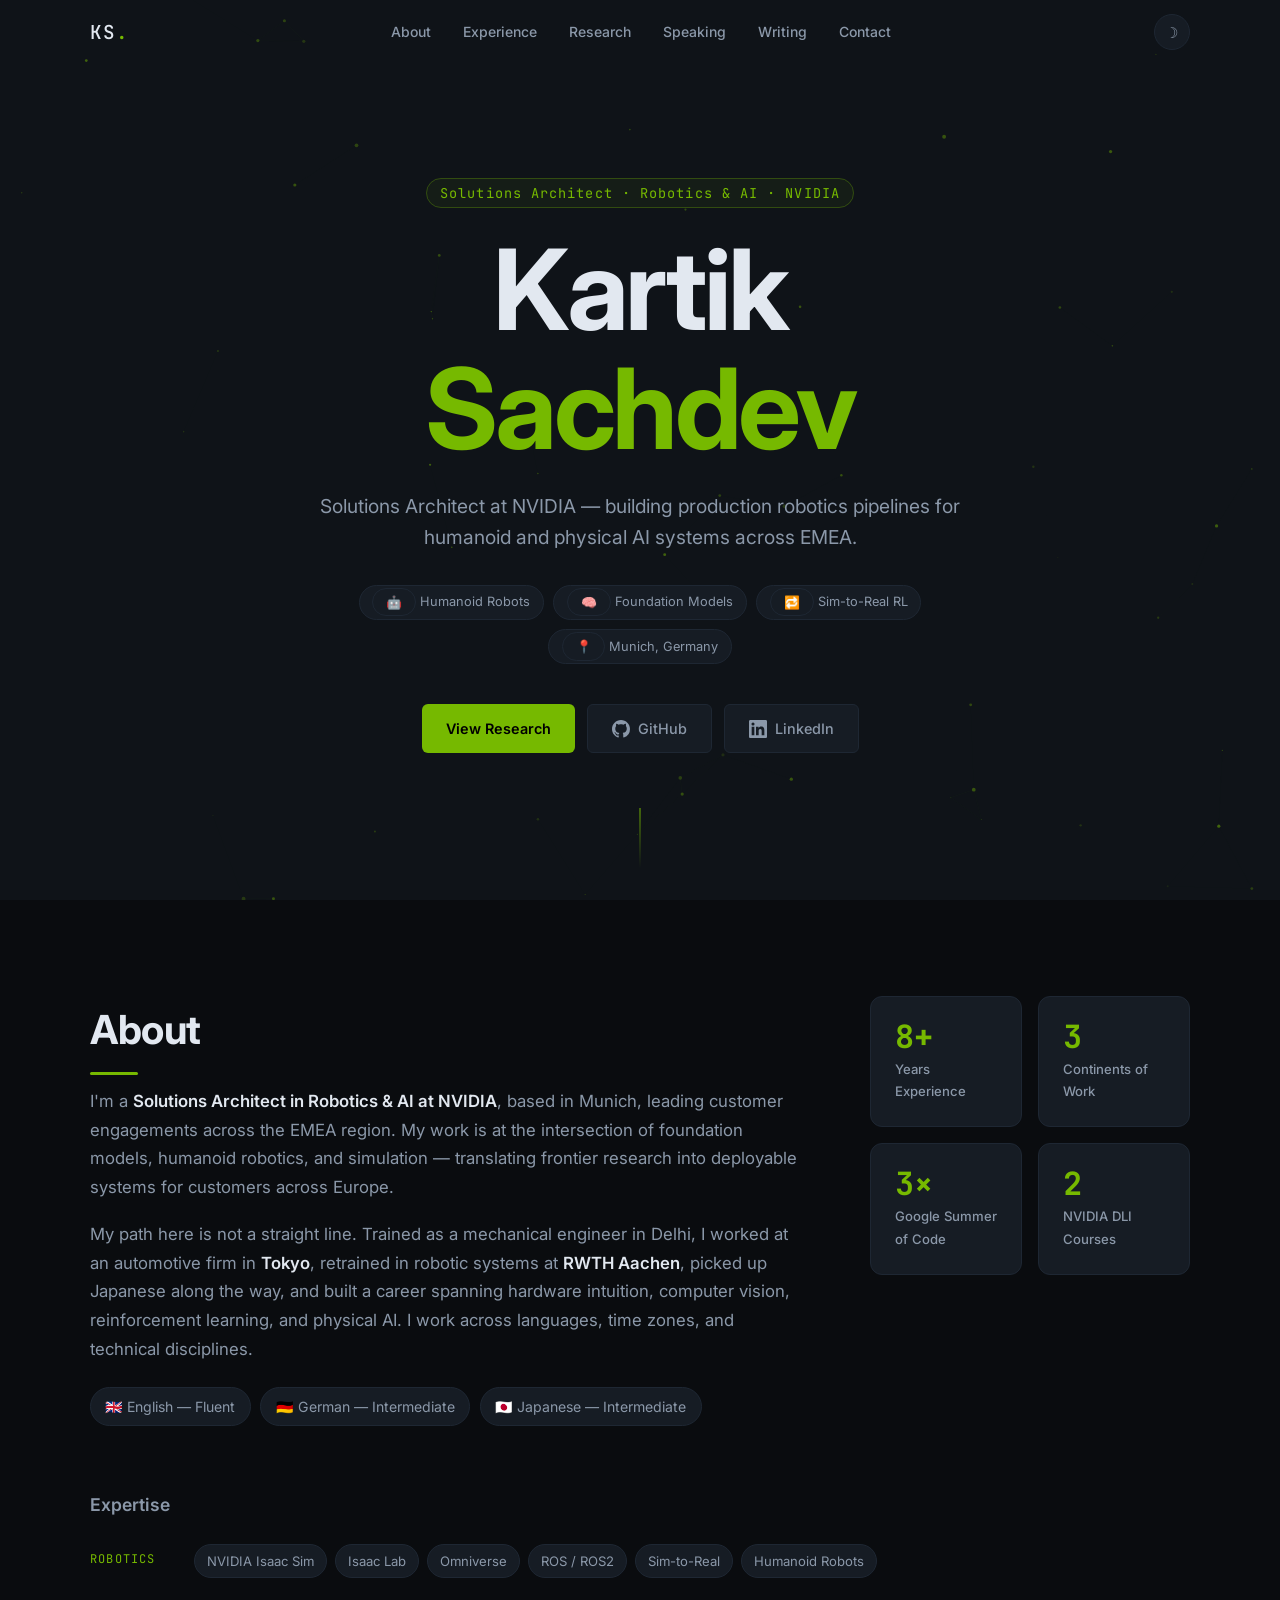
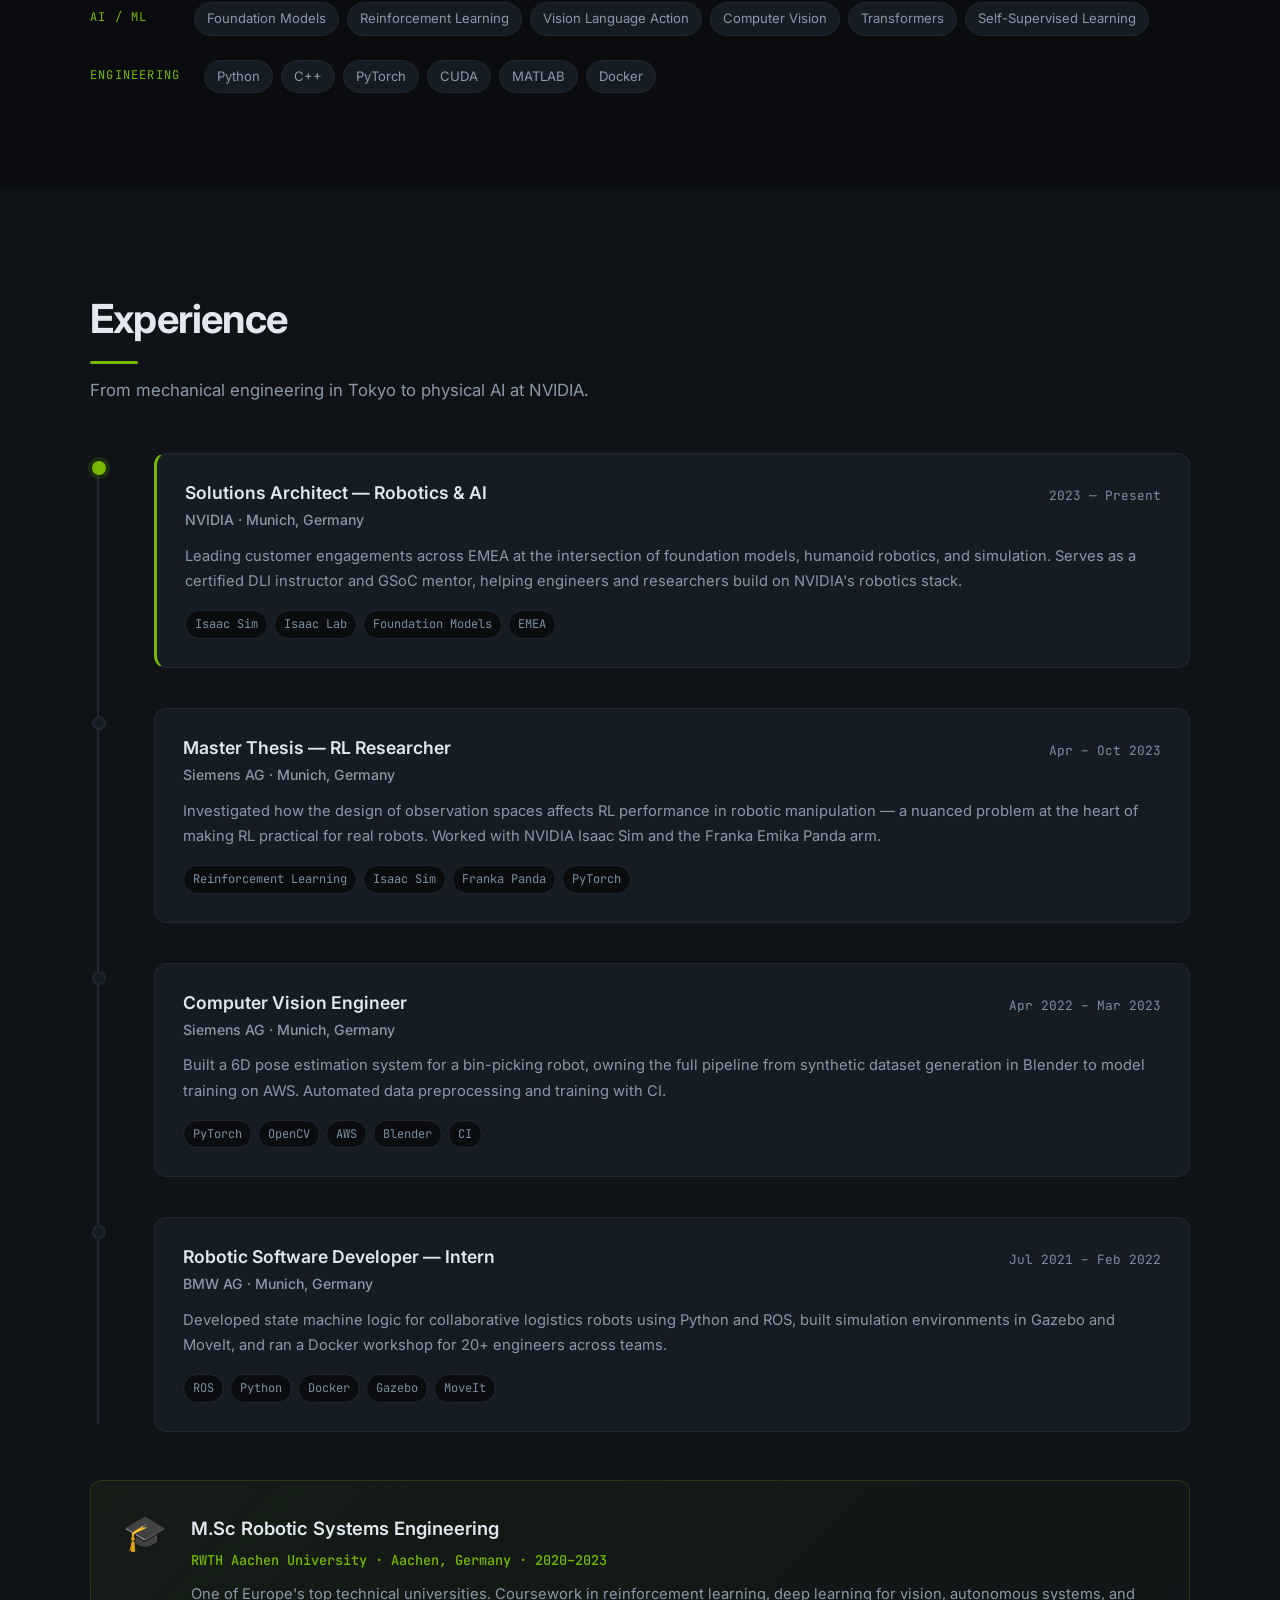
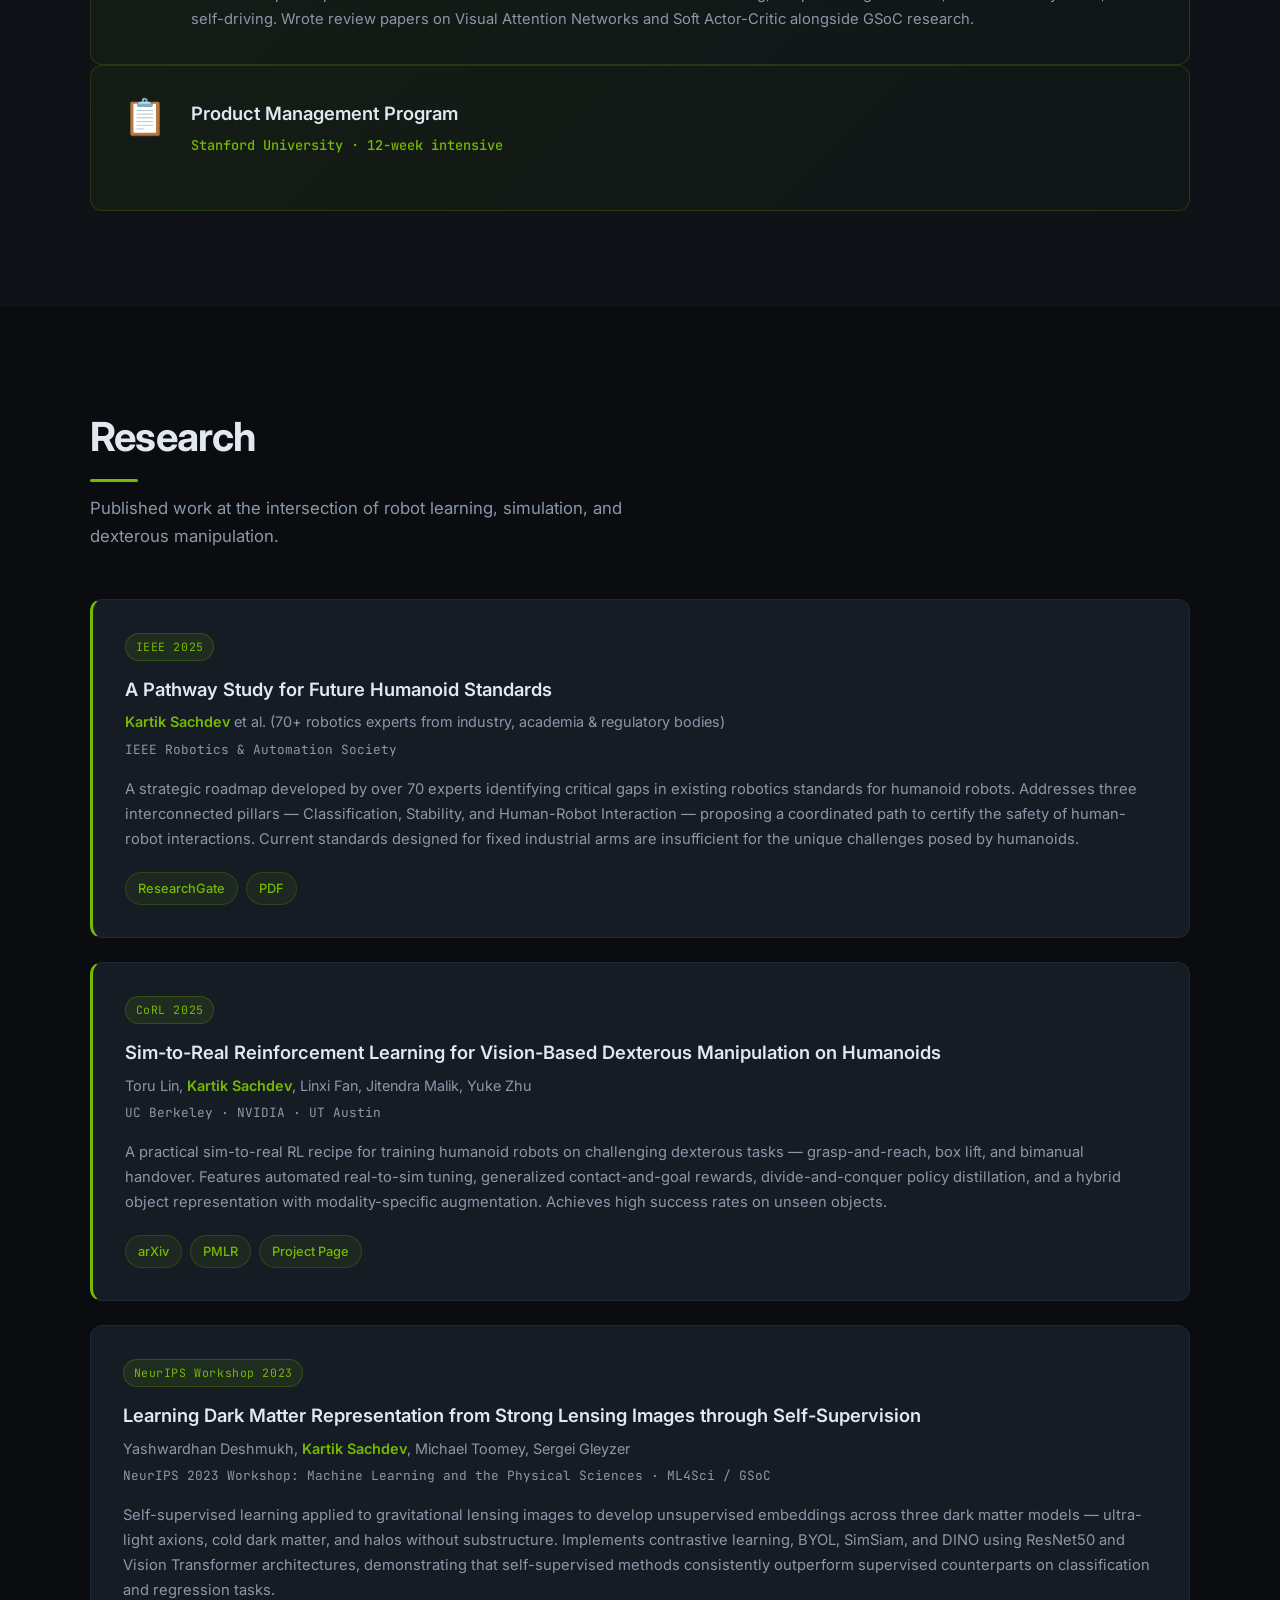
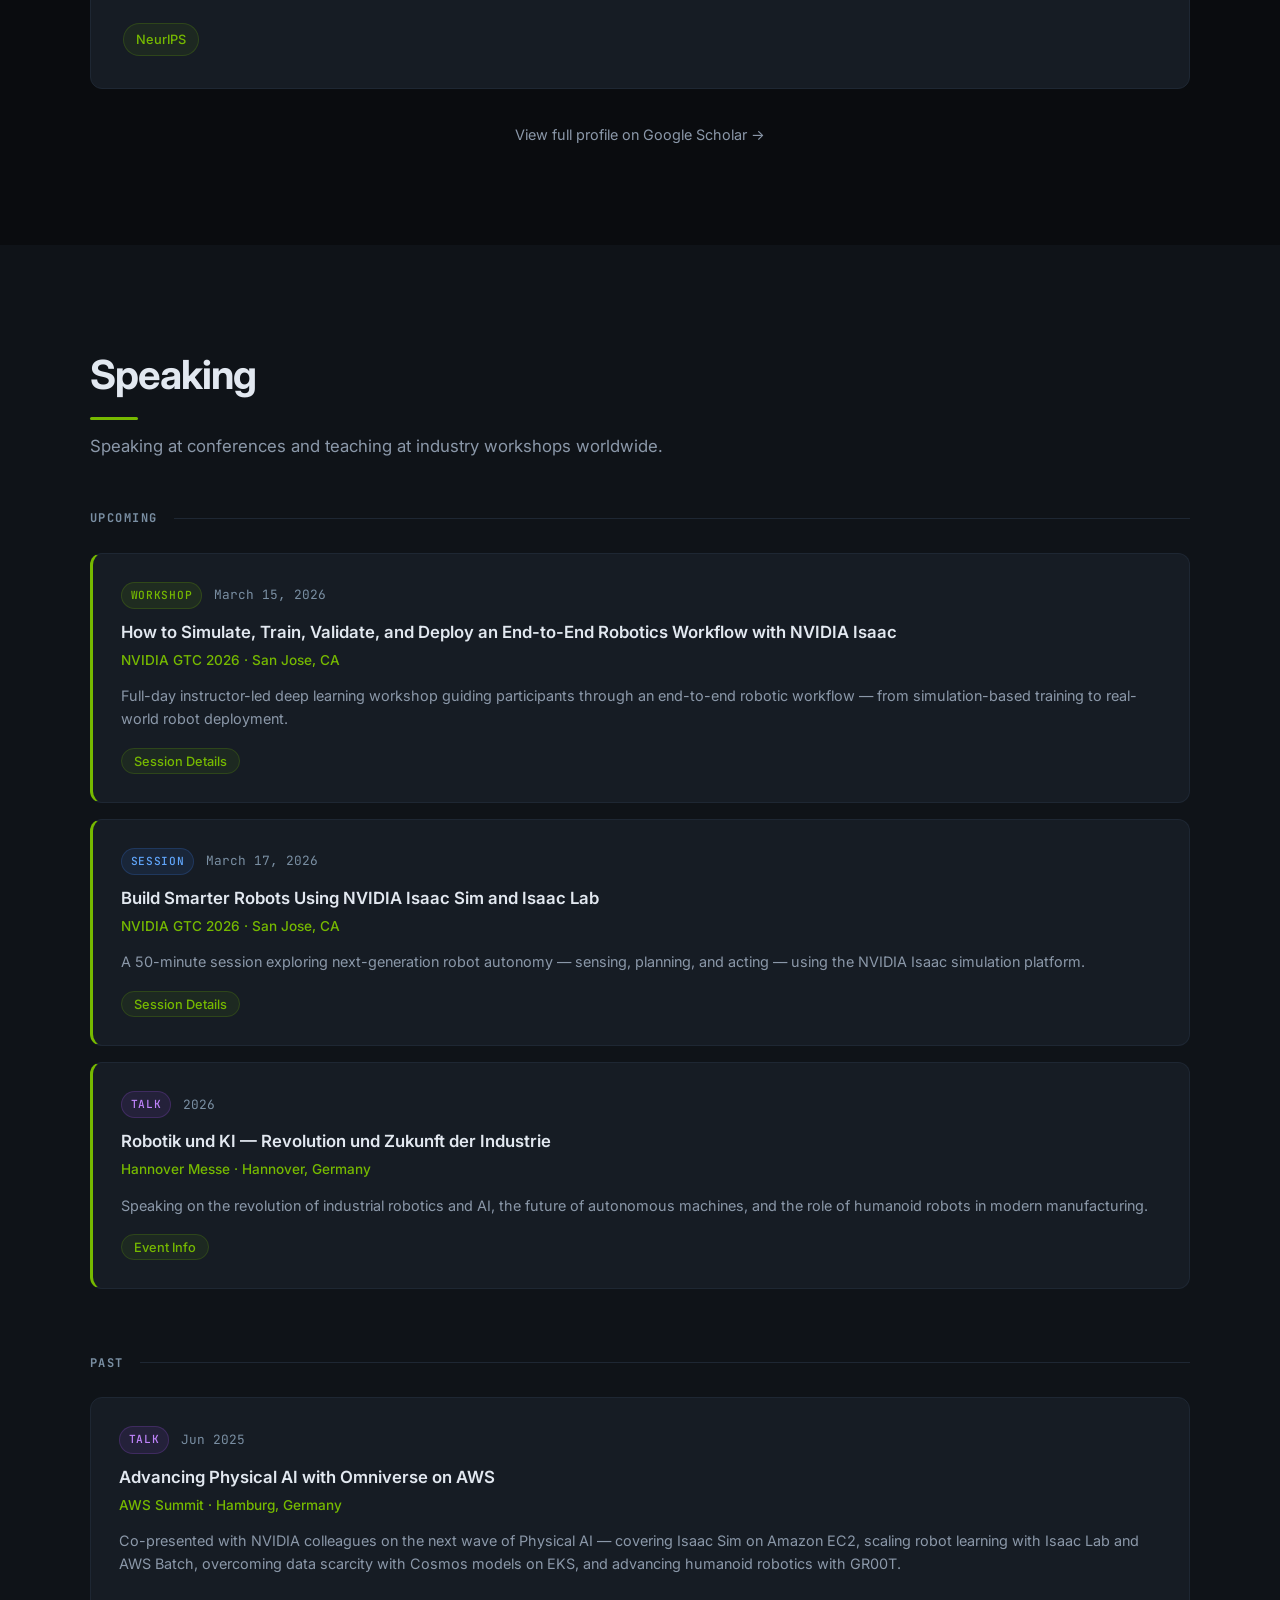
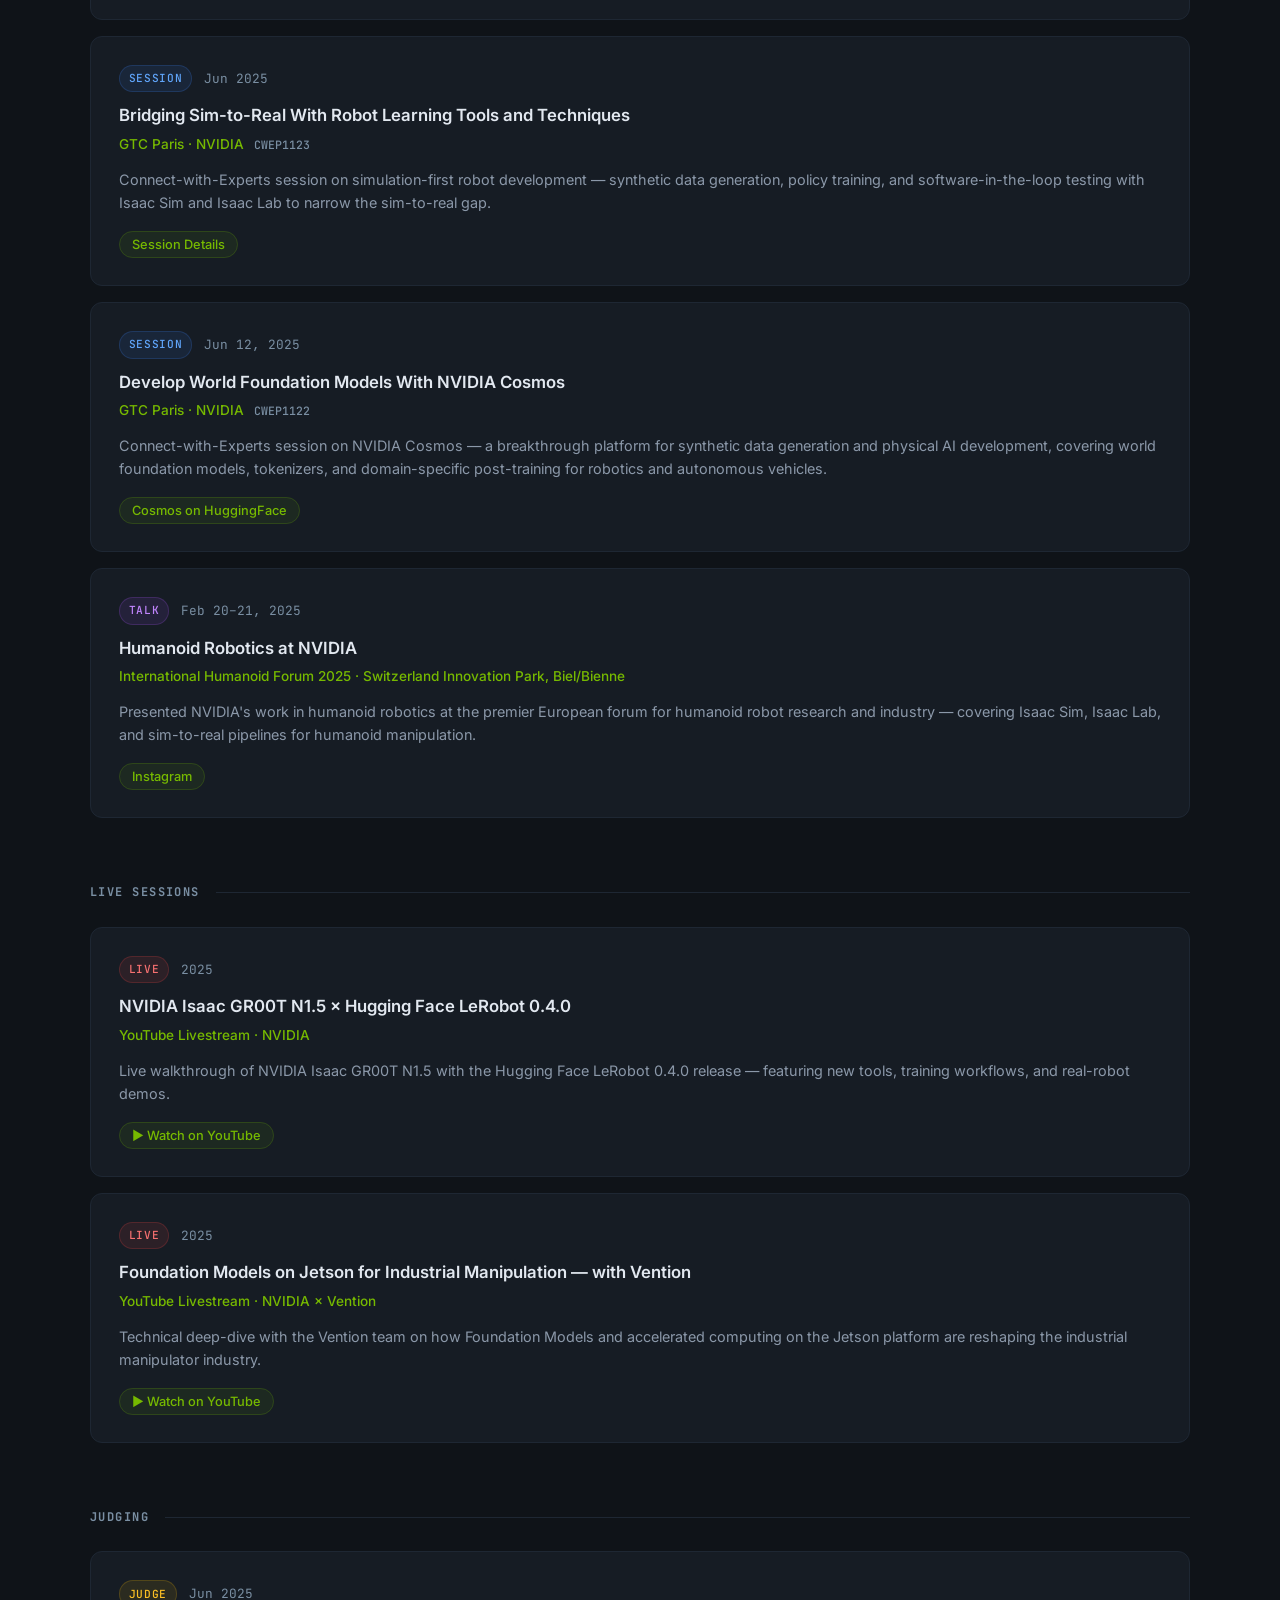
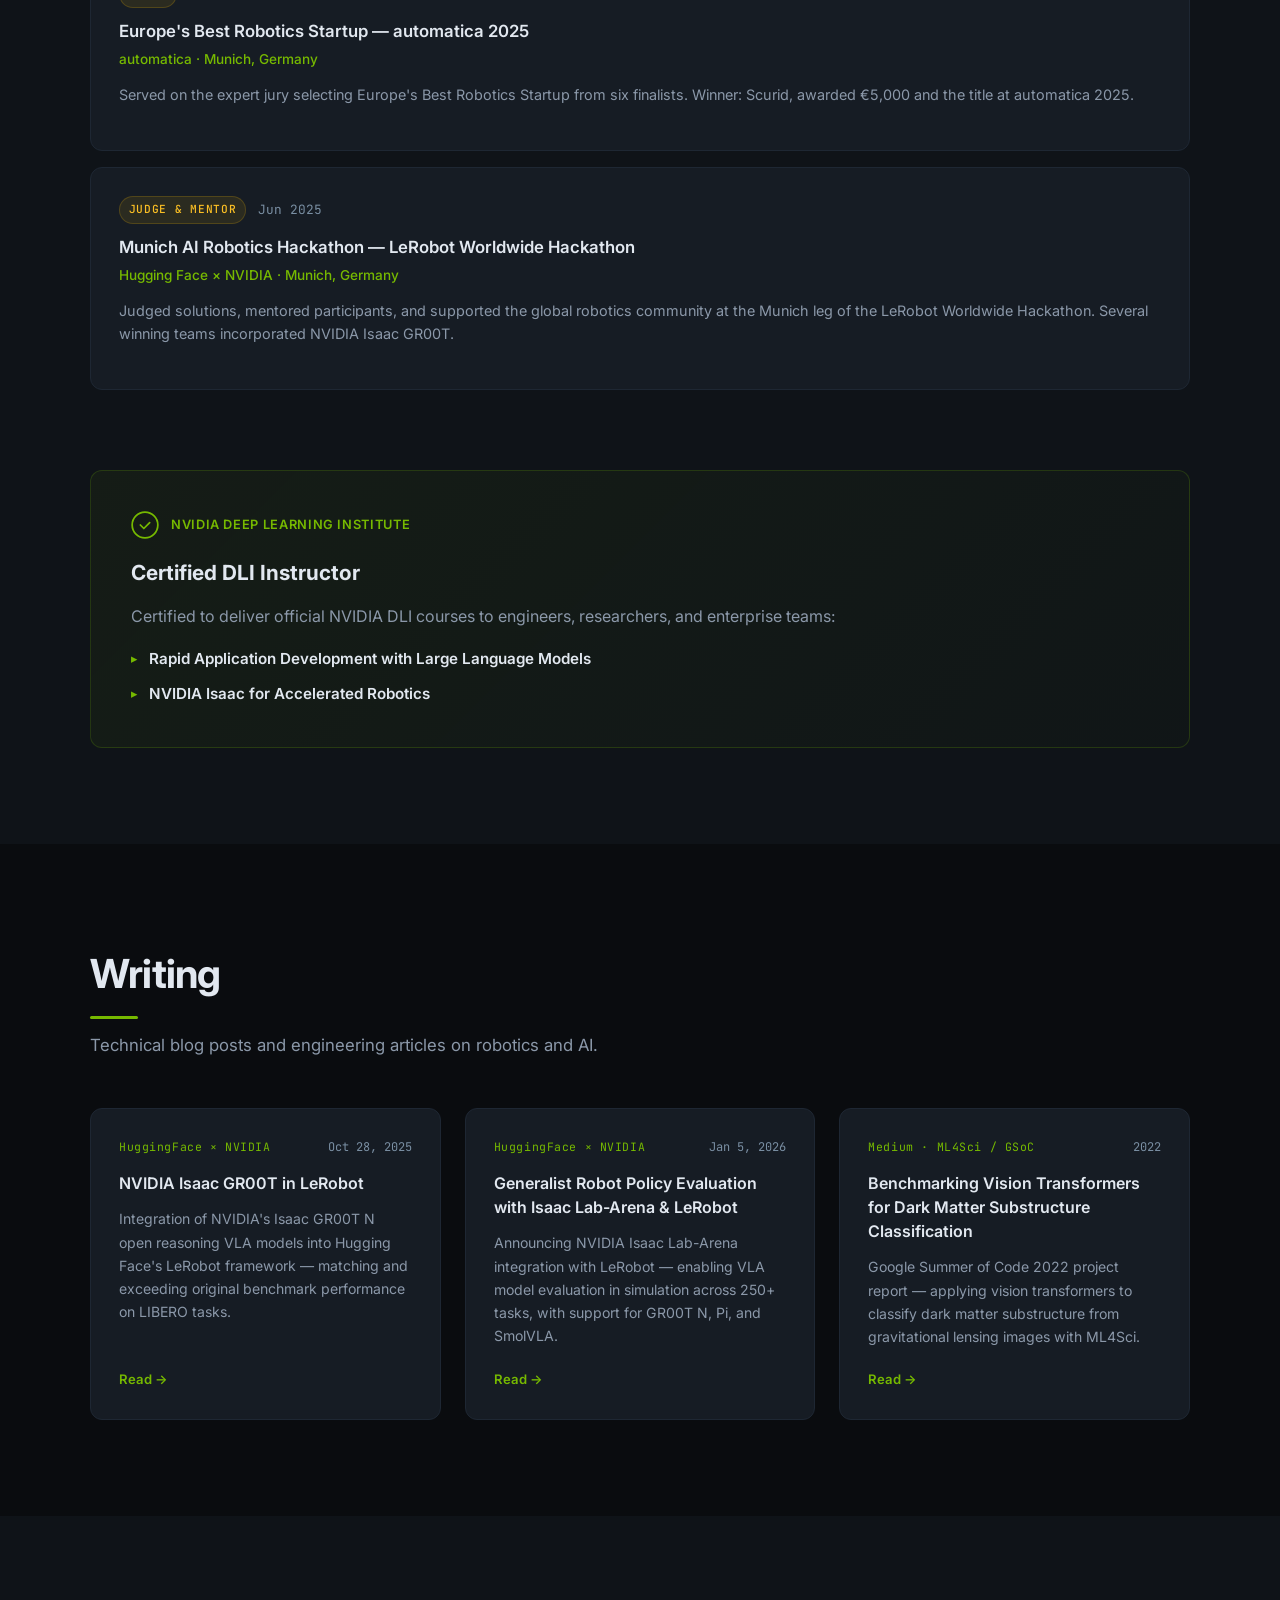
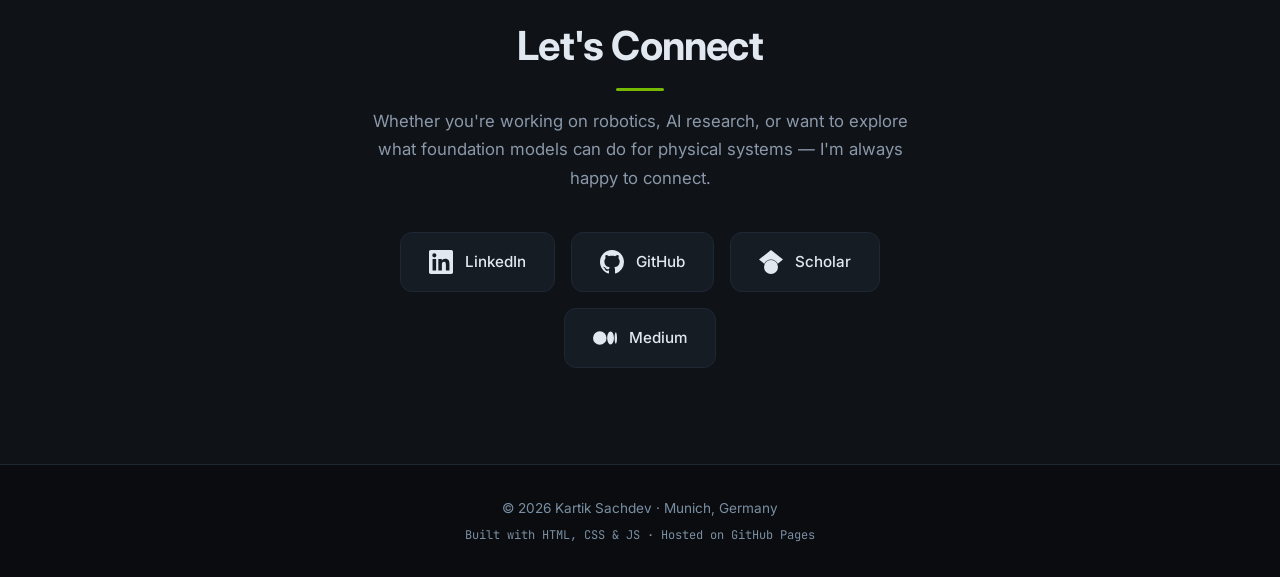
<file: index.html>
<!DOCTYPE html>
<html lang="en">
<head>
  <meta charset="UTF-8" />
  <meta name="viewport" content="width=device-width, initial-scale=1.0" />
  <title>Kartik Sachdev — Robotics & AI at NVIDIA</title>
  <meta name="description" content="Kartik Sachdev — Solutions Architect in Robotics & AI at NVIDIA. Researcher, speaker, and builder working on humanoid robots and foundation models for physical AI." />

  <!-- ── Google Search Console verification ───────────────
       Replace the content value below with your own key from
       https://search.google.com/search-console → Add Property → HTML tag
  ─────────────────────────────────────────────────────── -->
  <!-- <meta name="google-site-verification" content="REPLACE_WITH_YOUR_KEY" /> -->

  <!-- ── Canonical URL ──────────────────────────────────── -->
  <link rel="canonical" href="https://sachdevkartik.github.io/" />

  <!-- ── Open Graph (LinkedIn / Slack / WhatsApp previews) -->
  <meta property="og:type"        content="website" />
  <meta property="og:url"         content="https://sachdevkartik.github.io/" />
  <meta property="og:title"       content="Kartik Sachdev — Robotics & AI at NVIDIA" />
  <meta property="og:description" content="Solutions Architect in Robotics & AI at NVIDIA. Researcher, speaker, and builder working on humanoid robots and foundation models for physical AI." />
  <meta property="og:site_name"   content="Kartik Sachdev" />

  <!-- ── Twitter / X card ───────────────────────────────── -->
  <meta name="twitter:card"        content="summary" />
  <meta name="twitter:title"       content="Kartik Sachdev — Robotics & AI at NVIDIA" />
  <meta name="twitter:description" content="Solutions Architect in Robotics & AI at NVIDIA. Researcher and speaker on humanoid robots and foundation models for physical AI." />

  <!-- ── Robots: allow everything ───────────────────────── -->
  <meta name="robots" content="index, follow" />

  <!-- ── Structured Data (JSON-LD) ──────────────────────── -->
  <script type="application/ld+json">
  {
    "@context": "https://schema.org",
    "@type": "Person",
    "name": "Kartik Sachdev",
    "url": "https://sachdevkartik.github.io/",
    "jobTitle": "Solutions Architect — Robotics & AI",
    "worksFor": { "@type": "Organization", "name": "NVIDIA" },
    "alumniOf": { "@type": "CollegeOrUniversity", "name": "RWTH Aachen University" },
    "sameAs": [
      "https://de.linkedin.com/in/sachdevkartik",
      "https://github.com/sachdevkartik",
      "https://scholar.google.de/citations?user=54YAhXMAAAAJ"
    ],
    "knowsAbout": ["Robotics", "Foundation Models", "Reinforcement Learning", "Computer Vision", "Humanoid Robots", "NVIDIA Isaac"]
  }
  </script>

  <script>const t=localStorage.getItem('theme');if(t)document.documentElement.setAttribute('data-theme',t);</script>
  <link rel="stylesheet" href="assets/css/base.css">
  <link rel="stylesheet" href="assets/css/nav.css">
  <link rel="stylesheet" href="assets/css/hero.css">
  <link rel="stylesheet" href="assets/css/about.css">
  <link rel="stylesheet" href="assets/css/experience.css">
  <link rel="stylesheet" href="assets/css/research.css">
  <link rel="stylesheet" href="assets/css/talks.css">
  <link rel="stylesheet" href="assets/css/writing.css">
  <link rel="stylesheet" href="assets/css/projects.css">
  <link rel="stylesheet" href="assets/css/contact.css">
  <link rel="stylesheet" href="assets/css/animations.css">
  <link rel="preconnect" href="https://fonts.googleapis.com" />
  <link rel="preconnect" href="https://fonts.gstatic.com" crossorigin />
  <link href="https://fonts.googleapis.com/css2?family=Inter:wght@300;400;500;600;700&family=JetBrains+Mono:wght@400;500&display=swap" rel="stylesheet" />
</head>
<body>

  <!-- NAV -->
  <nav id="navbar">
    <div class="nav-inner">
      <span class="nav-logo">KS<span class="dot">.</span></span>
      <ul class="nav-links">
        <li><a href="#about">About</a></li>
        <li><a href="#experience">Experience</a></li>
        <li><a href="#research">Research</a></li>
        <li><a href="#talks">Speaking</a></li>
        <li><a href="#writing">Writing</a></li>

        <li><a href="#contact">Contact</a></li>
      </ul>
      <button class="theme-toggle" aria-label="toggle theme"><span class="theme-icon" aria-hidden="true">☽</span></button>
      <button class="nav-toggle" aria-label="toggle menu">
        <span></span><span></span><span></span>
      </button>
    </div>
  </nav>

  <!-- HERO -->
  <section id="hero">
    <div class="hero-bg">
      <canvas id="particles"></canvas>
    </div>
    <div class="hero-content">
      <p class="hero-eyebrow"><span class="tag">Solutions Architect · Robotics &amp; AI · NVIDIA</span></p>
      <h1>Kartik<span class="accent">Sachdev</span></h1>
      <p class="hero-sub">Solutions Architect at NVIDIA — building production robotics pipelines for humanoid and physical AI systems across EMEA.</p>
      <div class="hero-chips">
        <span><span aria-hidden="true">🤖</span> Humanoid Robots</span>
        <span><span aria-hidden="true">🧠</span> Foundation Models</span>
        <span><span aria-hidden="true">🔁</span> Sim-to-Real RL</span>
        <span><span aria-hidden="true">📍</span> Munich, Germany</span>
      </div>
      <div class="hero-cta">
        <a href="#research" class="btn-primary">View Research</a>
        <a href="https://github.com/sachdevkartik" target="_blank" rel="noopener" class="btn-ghost">
          <svg width="18" height="18" viewBox="0 0 24 24" fill="currentColor"><path d="M12 0C5.37 0 0 5.37 0 12c0 5.31 3.435 9.795 8.205 11.385.6.105.825-.255.825-.57 0-.285-.015-1.23-.015-2.235-3.015.555-3.795-.735-4.035-1.41-.135-.345-.72-1.41-1.23-1.695-.42-.225-1.02-.78-.015-.795.945-.015 1.62.87 1.845 1.23 1.08 1.815 2.805 1.305 3.495.99.105-.78.42-1.305.765-1.605-2.67-.3-5.46-1.335-5.46-5.925 0-1.305.465-2.385 1.23-3.225-.12-.3-.54-1.53.12-3.18 0 0 1.005-.315 3.3 1.23.96-.27 1.98-.405 3-.405s2.04.135 3 .405c2.295-1.56 3.3-1.23 3.3-1.23.66 1.65.24 2.88.12 3.18.765.84 1.23 1.905 1.23 3.225 0 4.605-2.805 5.625-5.475 5.925.435.375.81 1.095.81 2.22 0 1.605-.015 2.895-.015 3.3 0 .315.225.69.825.57A12.02 12.02 0 0 0 24 12c0-6.63-5.37-12-12-12z"/></svg>
          GitHub
        </a>
        <a href="https://de.linkedin.com/in/sachdevkartik" target="_blank" rel="noopener" class="btn-ghost">
          <svg width="18" height="18" viewBox="0 0 24 24" fill="currentColor"><path d="M20.447 20.452h-3.554v-5.569c0-1.328-.027-3.037-1.852-3.037-1.853 0-2.136 1.445-2.136 2.939v5.667H9.351V9h3.414v1.561h.046c.477-.9 1.637-1.85 3.37-1.85 3.601 0 4.267 2.37 4.267 5.455v6.286zM5.337 7.433a2.062 2.062 0 0 1-2.063-2.065 2.064 2.064 0 1 1 2.063 2.065zm1.782 13.019H3.555V9h3.564v11.452zM22.225 0H1.771C.792 0 0 .774 0 1.729v20.542C0 23.227.792 24 1.771 24h20.451C23.2 24 24 23.227 24 22.271V1.729C24 .774 23.2 0 22.222 0h.003z"/></svg>
          LinkedIn
        </a>
      </div>
    </div>
    <div class="scroll-indicator">
      <div class="scroll-line"></div>
    </div>
  </section>

  <!-- ABOUT -->
  <section id="about">
    <div class="container">
      <div class="about-grid">
        <div class="about-text">
          <h2 class="section-title">About</h2>
          <p>I'm a <strong>Solutions Architect in Robotics &amp; AI at NVIDIA</strong>, based in Munich, leading customer engagements across the EMEA region. My work is at the intersection of foundation models, humanoid robotics, and simulation — translating frontier research into deployable systems for customers across Europe.</p>
          <p>My path here is not a straight line. Trained as a mechanical engineer in Delhi, I worked at an automotive firm in <strong>Tokyo</strong>, retrained in robotic systems at <strong>RWTH Aachen</strong>, picked up Japanese along the way, and built a career spanning hardware intuition, computer vision, reinforcement learning, and physical AI. I work across languages, time zones, and technical disciplines.</p>
          <div class="lang-row">
            <span class="lang-pill">🇬🇧 English — Fluent</span>
            <span class="lang-pill">🇩🇪 German — Intermediate</span>
            <span class="lang-pill">🇯🇵 Japanese — Intermediate</span>
          </div>
        </div>
        <div class="about-stats">
          <div class="stat-card"><span class="stat-num">8+</span><span class="stat-label">Years Experience</span></div>
          <div class="stat-card"><span class="stat-num">3</span><span class="stat-label">Continents of Work</span></div>
          <div class="stat-card"><span class="stat-num">3×</span><span class="stat-label">Google Summer of Code</span></div>
          <div class="stat-card"><span class="stat-num">2</span><span class="stat-label">NVIDIA DLI Courses</span></div>
        </div>
      </div>

      <div class="skills-section">
        <h3>Expertise</h3>
        <div class="skills-grid">
          <div class="skill-group">
            <span class="skill-category">Robotics</span>
            <div class="skill-tags">
              <span>NVIDIA Isaac Sim</span>
              <span>Isaac Lab</span>
              <span>Omniverse</span>
              <span>ROS / ROS2</span>
              <span>Sim-to-Real</span>
              <span>Humanoid Robots</span>
            </div>
          </div>
          <div class="skill-group">
            <span class="skill-category">AI / ML</span>
            <div class="skill-tags">
              <span>Foundation Models</span>
              <span>Reinforcement Learning</span>
              <span>Vision Language Action</span>
              <span>Computer Vision</span>
              <span>Transformers</span>
              <span>Self-Supervised Learning</span>
            </div>
          </div>
          <div class="skill-group">
            <span class="skill-category">Engineering</span>
            <div class="skill-tags">
              <span>Python</span>
              <span>C++</span>
              <span>PyTorch</span>
              <span>CUDA</span>
              <span>MATLAB</span>
              <span>Docker</span>
            </div>
          </div>
        </div>
      </div>
    </div>
  </section>

  <!-- EXPERIENCE -->
  <section id="experience">
    <div class="container">
      <h2 class="section-title">Experience</h2>
      <p class="section-sub">From mechanical engineering in Tokyo to physical AI at NVIDIA.</p>

      <div class="exp-timeline">

        <div class="exp-item current">
          <div class="exp-dot"></div>
          <div class="exp-content">
            <div class="exp-header">
              <div>
                <h3>Solutions Architect — Robotics &amp; AI</h3>
                <p class="exp-company">NVIDIA · Munich, Germany</p>
              </div>
              <span class="exp-date">2023 — Present</span>
            </div>
            <p class="exp-desc">Leading customer engagements across EMEA at the intersection of foundation models, humanoid robotics, and simulation. Serves as a certified DLI instructor and GSoC mentor, helping engineers and researchers build on NVIDIA's robotics stack.</p>
            <div class="exp-tags"><span>Isaac Sim</span><span>Isaac Lab</span><span>Foundation Models</span><span>EMEA</span></div>
          </div>
        </div>

        <div class="exp-item">
          <div class="exp-dot"></div>
          <div class="exp-content">
            <div class="exp-header">
              <div>
                <h3>Master Thesis — RL Researcher</h3>
                <p class="exp-company">Siemens AG · Munich, Germany</p>
              </div>
              <span class="exp-date">Apr – Oct 2023</span>
            </div>
            <p class="exp-desc">Investigated how the design of observation spaces affects RL performance in robotic manipulation — a nuanced problem at the heart of making RL practical for real robots. Worked with NVIDIA Isaac Sim and the Franka Emika Panda arm.</p>
            <div class="exp-tags"><span>Reinforcement Learning</span><span>Isaac Sim</span><span>Franka Panda</span><span>PyTorch</span></div>
          </div>
        </div>

        <div class="exp-item">
          <div class="exp-dot"></div>
          <div class="exp-content">
            <div class="exp-header">
              <div>
                <h3>Computer Vision Engineer</h3>
                <p class="exp-company">Siemens AG · Munich, Germany</p>
              </div>
              <span class="exp-date">Apr 2022 – Mar 2023</span>
            </div>
            <p class="exp-desc">Built a 6D pose estimation system for a bin-picking robot, owning the full pipeline from synthetic dataset generation in Blender to model training on AWS. Automated data preprocessing and training with CI.</p>
            <div class="exp-tags"><span>PyTorch</span><span>OpenCV</span><span>AWS</span><span>Blender</span><span>CI</span></div>
          </div>
        </div>

        <div class="exp-item">
          <div class="exp-dot"></div>
          <div class="exp-content">
            <div class="exp-header">
              <div>
                <h3>Robotic Software Developer — Intern</h3>
                <p class="exp-company">BMW AG · Munich, Germany</p>
              </div>
              <span class="exp-date">Jul 2021 – Feb 2022</span>
            </div>
            <p class="exp-desc">Developed state machine logic for collaborative logistics robots using Python and ROS, built simulation environments in Gazebo and MoveIt, and ran a Docker workshop for 20+ engineers across teams.</p>
            <div class="exp-tags"><span>ROS</span><span>Python</span><span>Docker</span><span>Gazebo</span><span>MoveIt</span></div>
          </div>
        </div>

      </div>

      <!-- Education cards -->
      <div class="edu-card">
        <div class="edu-icon">🎓</div>
        <div class="edu-content">
          <h3>M.Sc Robotic Systems Engineering</h3>
          <p class="edu-school">RWTH Aachen University · Aachen, Germany · 2020–2023</p>
          <p class="edu-desc">One of Europe's top technical universities. Coursework in reinforcement learning, deep learning for vision, autonomous systems, and self-driving. Wrote review papers on Visual Attention Networks and Soft Actor-Critic alongside GSoC research.</p>
        </div>
      </div>

      <div class="edu-card">
        <div class="edu-icon">📋</div>
        <div class="edu-content">
          <h3>Product Management Program</h3>
          <p class="edu-school"><a href="https://online.stanford.edu/programs/product-management-program" target="_blank" rel="noopener">Stanford University</a> · 12-week intensive</p>
        </div>
      </div>

    </div>
  </section>

  <!-- RESEARCH -->
  <section id="research">
    <div class="container">
      <h2 class="section-title">Research</h2>
      <p class="section-sub">Published work at the intersection of robot learning, simulation, and dexterous manipulation.</p>

      <div class="papers-list">

        <article class="paper-card featured">
          <div class="paper-badge">IEEE 2025</div>
          <h3>A Pathway Study for Future Humanoid Standards</h3>
          <p class="paper-authors"><strong>Kartik Sachdev</strong> et al. (70+ robotics experts from industry, academia &amp; regulatory bodies)</p>
          <p class="paper-affil">IEEE Robotics &amp; Automation Society</p>
          <p class="paper-abstract">A strategic roadmap developed by over 70 experts identifying critical gaps in existing robotics standards for humanoid robots. Addresses three interconnected pillars — Classification, Stability, and Human-Robot Interaction — proposing a coordinated path to certify the safety of human-robot interactions. Current standards designed for fixed industrial arms are insufficient for the unique challenges posed by humanoids.</p>
          <div class="paper-links">
            <a href="https://www.researchgate.net/publication/395796123_A_Pathway_Study_for_Future_Humanoid_Standards" target="_blank" rel="noopener" class="pill-link">ResearchGate</a>
            <a href="https://www.therobotreport.com/wp-content/uploads/2025/09/IEEE-Humanoid-Report-of-Future-Standards-Development.pdf" target="_blank" rel="noopener" class="pill-link">PDF</a>
          </div>
        </article>

        <article class="paper-card featured">
          <div class="paper-badge">CoRL 2025</div>
          <h3>Sim-to-Real Reinforcement Learning for Vision-Based Dexterous Manipulation on Humanoids</h3>
          <p class="paper-authors">Toru Lin, <strong>Kartik Sachdev</strong>, Linxi Fan, Jitendra Malik, Yuke Zhu</p>
          <p class="paper-affil">UC Berkeley · NVIDIA · UT Austin</p>
          <p class="paper-abstract">A practical sim-to-real RL recipe for training humanoid robots on challenging dexterous tasks — grasp-and-reach, box lift, and bimanual handover. Features automated real-to-sim tuning, generalized contact-and-goal rewards, divide-and-conquer policy distillation, and a hybrid object representation with modality-specific augmentation. Achieves high success rates on unseen objects.</p>
          <div class="paper-links">
            <a href="https://arxiv.org/abs/2502.20396" target="_blank" rel="noopener" class="pill-link">arXiv</a>
            <a href="https://proceedings.mlr.press/v305/lin25c.html" target="_blank" rel="noopener" class="pill-link">PMLR</a>
            <a href="https://toruowo.github.io/recipe/" target="_blank" rel="noopener" class="pill-link">Project Page</a>
          </div>
        </article>

        <article class="paper-card">
          <div class="paper-badge">NeurIPS Workshop 2023</div>
          <h3>Learning Dark Matter Representation from Strong Lensing Images through Self-Supervision</h3>
          <p class="paper-authors">Yashwardhan Deshmukh, <strong>Kartik Sachdev</strong>, Michael Toomey, Sergei Gleyzer</p>
          <p class="paper-affil">NeurIPS 2023 Workshop: Machine Learning and the Physical Sciences · ML4Sci / GSoC</p>
          <p class="paper-abstract">Self-supervised learning applied to gravitational lensing images to develop unsupervised embeddings across three dark matter models — ultra-light axions, cold dark matter, and halos without substructure. Implements contrastive learning, BYOL, SimSiam, and DINO using ResNet50 and Vision Transformer architectures, demonstrating that self-supervised methods consistently outperform supervised counterparts on classification and regression tasks.</p>
          <div class="paper-links">
            <a href="https://neurips.cc/virtual/2023/76240" target="_blank" rel="noopener" class="pill-link">NeurIPS</a>
          </div>
        </article>

      </div>

      <div class="scholar-link">
        <a href="https://scholar.google.de/citations?user=54YAhXMAAAAJ&hl=en" target="_blank" rel="noopener">
          View full profile on Google Scholar →
        </a>
      </div>
    </div>
  </section>

  <!-- TALKS & WORKSHOPS -->
  <section id="talks">
    <div class="container">
      <h2 class="section-title">Speaking</h2>
      <p class="section-sub">Speaking at conferences and teaching at industry workshops worldwide.</p>

      <div class="talks-timeline">

        <div class="talk-group">
          <h3 class="talk-group-label">Upcoming</h3>

          <div class="talk-card upcoming">
            <div class="talk-meta">
              <span class="talk-type workshop">Workshop</span>
              <span class="talk-date">March 15, 2026</span>
            </div>
            <h4>How to Simulate, Train, Validate, and Deploy an End-to-End Robotics Workflow with NVIDIA Isaac</h4>
            <p class="talk-venue">NVIDIA GTC 2026 · San Jose, CA</p>
            <p class="talk-desc">Full-day instructor-led deep learning workshop guiding participants through an end-to-end robotic workflow — from simulation-based training to real-world robot deployment.</p>
            <a href="https://www.nvidia.com/gtc/session-catalog/sessions/gtc26-dliw82273/" target="_blank" rel="noopener" class="pill-link">Session Details</a>
          </div>

          <div class="talk-card upcoming">
            <div class="talk-meta">
              <span class="talk-type session">Session</span>
              <span class="talk-date">March 17, 2026</span>
            </div>
            <h4>Build Smarter Robots Using NVIDIA Isaac Sim and Isaac Lab</h4>
            <p class="talk-venue">NVIDIA GTC 2026 · San Jose, CA</p>
            <p class="talk-desc">A 50-minute session exploring next-generation robot autonomy — sensing, planning, and acting — using the NVIDIA Isaac simulation platform.</p>
            <a href="https://www.nvidia.com/gtc/session-catalog/sessions/gtc26-cwes81568/" target="_blank" rel="noopener" class="pill-link">Session Details</a>
          </div>

          <div class="talk-card upcoming">
            <div class="talk-meta">
              <span class="talk-type talk">Talk</span>
              <span class="talk-date">2026</span>
            </div>
            <h4>Robotik und KI — Revolution und Zukunft der Industrie</h4>
            <p class="talk-venue">Hannover Messe · Hannover, Germany</p>
            <p class="talk-desc">Speaking on the revolution of industrial robotics and AI, the future of autonomous machines, and the role of humanoid robots in modern manufacturing.</p>
            <a href="https://www.hannovermesse.de/de/news/news-fachartikel/robotik-und-ki-revolution-und-zukunft-der-industrie" target="_blank" rel="noopener" class="pill-link">Event Info</a>
          </div>
        </div>

        <div class="talk-group">
          <h3 class="talk-group-label">Past</h3>

          <div class="talk-card">
            <div class="talk-meta">
              <span class="talk-type talk">Talk</span>
              <span class="talk-date">Jun 2025</span>
            </div>
            <h4>Advancing Physical AI with Omniverse on AWS</h4>
            <p class="talk-venue">AWS Summit · Hamburg, Germany</p>
            <p class="talk-desc">Co-presented with NVIDIA colleagues on the next wave of Physical AI — covering Isaac Sim on Amazon EC2, scaling robot learning with Isaac Lab and AWS Batch, overcoming data scarcity with Cosmos models on EKS, and advancing humanoid robotics with GR00T.</p>
          </div>

          <div class="talk-card">
            <div class="talk-meta">
              <span class="talk-type session">Session</span>
              <span class="talk-date">Jun 2025</span>
            </div>
            <h4>Bridging Sim-to-Real With Robot Learning Tools and Techniques</h4>
            <p class="talk-venue">GTC Paris · NVIDIA <span class="talk-id">CWEP1123</span></p>
            <p class="talk-desc">Connect-with-Experts session on simulation-first robot development — synthetic data generation, policy training, and software-in-the-loop testing with Isaac Sim and Isaac Lab to narrow the sim-to-real gap.</p>
            <a href="https://www.nvidia.com/en-eu/gtc/session-catalog/?search=CWEP1123" target="_blank" rel="noopener" class="pill-link">Session Details</a>
          </div>

          <div class="talk-card">
            <div class="talk-meta">
              <span class="talk-type session">Session</span>
              <span class="talk-date">Jun 12, 2025</span>
            </div>
            <h4>Develop World Foundation Models With NVIDIA Cosmos</h4>
            <p class="talk-venue">GTC Paris · NVIDIA <span class="talk-id">CWEP1122</span></p>
            <p class="talk-desc">Connect-with-Experts session on NVIDIA Cosmos — a breakthrough platform for synthetic data generation and physical AI development, covering world foundation models, tokenizers, and domain-specific post-training for robotics and autonomous vehicles.</p>
            <a href="https://huggingface.co/nvidia" target="_blank" rel="noopener" class="pill-link">Cosmos on HuggingFace</a>
          </div>

          <div class="talk-card">
            <div class="talk-meta">
              <span class="talk-type talk">Talk</span>
              <span class="talk-date">Feb 20–21, 2025</span>
            </div>
            <h4>Humanoid Robotics at NVIDIA</h4>
            <p class="talk-venue">International Humanoid Forum 2025 · Switzerland Innovation Park, Biel/Bienne</p>
            <p class="talk-desc">Presented NVIDIA's work in humanoid robotics at the premier European forum for humanoid robot research and industry — covering Isaac Sim, Isaac Lab, and sim-to-real pipelines for humanoid manipulation.</p>
            <a href="https://www.instagram.com/p/DGVOksRP9yw/" target="_blank" rel="noopener" class="pill-link">Instagram</a>
          </div>
        </div>

        <div class="talk-group">
          <h3 class="talk-group-label">Live Sessions</h3>

          <div class="talk-card">
            <div class="talk-meta">
              <span class="talk-type demo">Live</span>
              <span class="talk-date">2025</span>
            </div>
            <h4>NVIDIA Isaac GR00T N1.5 × Hugging Face LeRobot 0.4.0</h4>
            <p class="talk-venue">YouTube Livestream · NVIDIA</p>
            <p class="talk-desc">Live walkthrough of NVIDIA Isaac GR00T N1.5 with the Hugging Face LeRobot 0.4.0 release — featuring new tools, training workflows, and real-robot demos.</p>
            <a href="https://www.youtube.com/watch?v=GuSbLBifzvc&t=1s" target="_blank" rel="noopener" class="pill-link">▶ Watch on YouTube</a>
          </div>

          <div class="talk-card">
            <div class="talk-meta">
              <span class="talk-type demo">Live</span>
              <span class="talk-date">2025</span>
            </div>
            <h4>Foundation Models on Jetson for Industrial Manipulation — with Vention</h4>
            <p class="talk-venue">YouTube Livestream · NVIDIA × Vention</p>
            <p class="talk-desc">Technical deep-dive with the Vention team on how Foundation Models and accelerated computing on the Jetson platform are reshaping the industrial manipulator industry.</p>
            <a href="https://www.youtube.com/watch?v=y8ZW4GUvKmI&t" target="_blank" rel="noopener" class="pill-link">▶ Watch on YouTube</a>
          </div>
        </div>

        <div class="talk-group">
          <h3 class="talk-group-label">Judging</h3>

          <div class="talk-card">
            <div class="talk-meta">
              <span class="talk-type judge">Judge</span>
              <span class="talk-date">Jun 2025</span>
            </div>
            <h4>Europe's Best Robotics Startup — automatica 2025</h4>
            <p class="talk-venue">automatica · Munich, Germany</p>
            <p class="talk-desc">Served on the expert jury selecting Europe's Best Robotics Startup from six finalists. Winner: Scurid, awarded €5,000 and the title at automatica 2025.</p>
          </div>

          <div class="talk-card">
            <div class="talk-meta">
              <span class="talk-type judge">Judge & Mentor</span>
              <span class="talk-date">Jun 2025</span>
            </div>
            <h4>Munich AI Robotics Hackathon — LeRobot Worldwide Hackathon</h4>
            <p class="talk-venue">Hugging Face × NVIDIA · Munich, Germany</p>
            <p class="talk-desc">Judged solutions, mentored participants, and supported the global robotics community at the Munich leg of the LeRobot Worldwide Hackathon. Several winning teams incorporated NVIDIA Isaac GR00T.</p>
          </div>
        </div>

      </div>

      <!-- DLI Instructor -->
      <div class="dli-section">
        <div class="dli-badge">
          <svg width="28" height="28" viewBox="0 0 24 24" fill="none"><circle cx="12" cy="12" r="11" stroke="#76b900" stroke-width="1.5"/><path d="M8 12l3 3 5-5" stroke="#76b900" stroke-width="1.5" stroke-linecap="round" stroke-linejoin="round"/></svg>
          <span>NVIDIA Deep Learning Institute</span>
        </div>
        <h3>Certified DLI Instructor</h3>
        <p>Certified to deliver official NVIDIA DLI courses to engineers, researchers, and enterprise teams:</p>
        <ul>
          <li><strong>Rapid Application Development with Large Language Models</strong></li>
          <li><strong>NVIDIA Isaac for Accelerated Robotics</strong></li>
        </ul>
      </div>

    </div>
  </section>

  <!-- WRITING -->
  <section id="writing">
    <div class="container">
      <h2 class="section-title">Writing</h2>
      <p class="section-sub">Technical blog posts and engineering articles on robotics and AI.</p>

      <div class="posts-grid">

        <a href="https://huggingface.co/blog/nvidia/nvidia-isaac-gr00t-in-lerobot" target="_blank" rel="noopener" class="post-card">
          <div class="post-meta">
            <span class="post-source">HuggingFace × NVIDIA</span>
            <span class="post-date">Oct 28, 2025</span>
          </div>
          <h3>NVIDIA Isaac GR00T in LeRobot</h3>
          <p>Integration of NVIDIA's Isaac GR00T N open reasoning VLA models into Hugging Face's LeRobot framework — matching and exceeding original benchmark performance on LIBERO tasks.</p>
          <span class="post-arrow">Read →</span>
        </a>

        <a href="https://huggingface.co/blog/nvidia/generalist-robotpolicy-eval-isaaclab-arena-lerobot" target="_blank" rel="noopener" class="post-card">
          <div class="post-meta">
            <span class="post-source">HuggingFace × NVIDIA</span>
            <span class="post-date">Jan 5, 2026</span>
          </div>
          <h3>Generalist Robot Policy Evaluation with Isaac Lab-Arena &amp; LeRobot</h3>
          <p>Announcing NVIDIA Isaac Lab-Arena integration with LeRobot — enabling VLA model evaluation in simulation across 250+ tasks, with support for GR00T N, Pi, and SmolVLA.</p>
          <span class="post-arrow">Read →</span>
        </a>

        <a href="https://medium.com/@sachdev.kartik25/benchmarking-vision-transformers-for-classification-of-dark-matter-substructure-gsoc-2022-with-6ec7711cc32d" target="_blank" rel="noopener" class="post-card">
          <div class="post-meta">
            <span class="post-source">Medium · ML4Sci / GSoC</span>
            <span class="post-date">2022</span>
          </div>
          <h3>Benchmarking Vision Transformers for Dark Matter Substructure Classification</h3>
          <p>Google Summer of Code 2022 project report — applying vision transformers to classify dark matter substructure from gravitational lensing images with ML4Sci.</p>
          <span class="post-arrow">Read →</span>
        </a>

      </div>
    </div>
  </section>

  <!-- CONTACT -->
  <section id="contact">
    <div class="container">
      <div class="contact-inner">
        <h2 class="section-title">Let's Connect</h2>
        <p>Whether you're working on robotics, AI research, or want to explore what foundation models can do for physical systems — I'm always happy to connect.</p>
        <div class="contact-links">
          <a href="https://de.linkedin.com/in/sachdevkartik" target="_blank" rel="noopener" class="contact-card">
            <svg width="24" height="24" viewBox="0 0 24 24" fill="currentColor"><path d="M20.447 20.452h-3.554v-5.569c0-1.328-.027-3.037-1.852-3.037-1.853 0-2.136 1.445-2.136 2.939v5.667H9.351V9h3.414v1.561h.046c.477-.9 1.637-1.85 3.37-1.85 3.601 0 4.267 2.37 4.267 5.455v6.286zM5.337 7.433a2.062 2.062 0 0 1-2.063-2.065 2.064 2.064 0 1 1 2.063 2.065zm1.782 13.019H3.555V9h3.564v11.452zM22.225 0H1.771C.792 0 0 .774 0 1.729v20.542C0 23.227.792 24 1.771 24h20.451C23.2 24 24 23.227 24 22.271V1.729C24 .774 23.2 0 22.222 0h.003z"/></svg>
            LinkedIn
          </a>
          <a href="https://github.com/sachdevkartik" target="_blank" rel="noopener" class="contact-card">
            <svg width="24" height="24" viewBox="0 0 24 24" fill="currentColor"><path d="M12 0C5.37 0 0 5.37 0 12c0 5.31 3.435 9.795 8.205 11.385.6.105.825-.255.825-.57 0-.285-.015-1.23-.015-2.235-3.015.555-3.795-.735-4.035-1.41-.135-.345-.72-1.41-1.23-1.695-.42-.225-1.02-.78-.015-.795.945-.015 1.62.87 1.845 1.23 1.08 1.815 2.805 1.305 3.495.99.105-.78.42-1.305.765-1.605-2.67-.3-5.46-1.335-5.46-5.925 0-1.305.465-2.385 1.23-3.225-.12-.3-.54-1.53.12-3.18 0 0 1.005-.315 3.3 1.23.96-.27 1.98-.405 3-.405s2.04.135 3 .405c2.295-1.56 3.3-1.23 3.3-1.23.66 1.65.24 2.88.12 3.18.765.84 1.23 1.905 1.23 3.225 0 4.605-2.805 5.625-5.475 5.925.435.375.81 1.095.81 2.22 0 1.605-.015 2.895-.015 3.3 0 .315.225.69.825.57A12.02 12.02 0 0 0 24 12c0-6.63-5.37-12-12-12z"/></svg>
            GitHub
          </a>
          <a href="https://scholar.google.de/citations?user=54YAhXMAAAAJ&hl=en" target="_blank" rel="noopener" class="contact-card">
            <svg width="24" height="24" viewBox="0 0 24 24" fill="currentColor"><path d="M5.242 13.769L0 9.5 12 0l12 9.5-5.242 4.269C17.548 11.249 14.978 9.5 12 9.5c-2.977 0-5.548 1.748-6.758 4.269zM12 10a7 7 0 1 0 0 14 7 7 0 0 0 0-14z"/></svg>
            Scholar
          </a>
          <a href="https://medium.com/@sachdev.kartik25" target="_blank" rel="noopener" class="contact-card">
            <svg width="24" height="24" viewBox="0 0 24 24" fill="currentColor"><path d="M13.54 12a6.8 6.8 0 01-6.77 6.82A6.8 6.8 0 010 12a6.8 6.8 0 016.77-6.82A6.8 6.8 0 0113.54 12zM20.96 12c0 3.54-1.51 6.42-3.38 6.42-1.87 0-3.39-2.88-3.39-6.42s1.52-6.42 3.39-6.42 3.38 2.88 3.38 6.42M24 12c0 3.17-.53 5.75-1.19 5.75-.66 0-1.19-2.58-1.19-5.75s.53-5.75 1.19-5.75C23.47 6.25 24 8.83 24 12z"/></svg>
            Medium
          </a>
        </div>
      </div>
    </div>
  </section>

  <footer>
    <div class="container">
      <p>© 2026 Kartik Sachdev · Munich, Germany</p>
      <p class="footer-sub">Built with HTML, CSS &amp; JS · Hosted on GitHub Pages</p>
    </div>
  </footer>

  <script src="assets/js/particles.js"></script>
  <script src="assets/js/reveal.js"></script>
  <script src="assets/js/nav.js"></script>
</body>
</html>
</file>
<file: assets/css/base.css>
/* ─── RESET & BASE ─────────────────────────────────────── */
*, *::before, *::after { box-sizing: border-box; margin: 0; padding: 0; }

:root {
  --bg:        #0a0c0f;
  --bg2:       #0f1318;
  --bg3:       #161c24;
  --border:    #1e2733;
  --accent:    #76b900;
  --accent2:   #5a8f00;
  --text:      #e2e8f0;
  --text2:     #8b98a9;
  --text3:     #7a8fa3;
  --font:      'Inter', system-ui, sans-serif;
  --mono:      'JetBrains Mono', monospace;
  --radius:    12px;
  --radius-sm: 6px;
  --transition: 0.2s ease;
  --shadow:    0 4px 24px rgba(0,0,0,0.4);
  --glow:      0 0 40px rgba(118,185,0,0.08);
}

/* ─── LIGHT MODE ────────────────────────────────────────── */
[data-theme="light"] {
  --bg:        #f5f7fa;
  --bg2:       #edf0f4;
  --bg3:       #e2e7ee;
  --border:    #ccd3dd;
  --accent:    #4a7800;
  --accent2:   #3a6000;
  --text:      #111827;
  --text2:     #4b5563;
  --text3:     #575f6b;
  --shadow:    0 4px 24px rgba(0,0,0,0.1);
  --glow:      0 0 40px rgba(90,143,0,0.12);
}

html { scroll-behavior: smooth; font-size: 16px; }

body {
  background: var(--bg);
  color: var(--text);
  font-family: var(--font);
  line-height: 1.7;
  overflow-x: hidden;
  transition: background 0.3s ease, color 0.3s ease;
}

a { color: inherit; text-decoration: none; }
strong { color: var(--text); font-weight: 600; }

/* ─── SCROLLBAR ────────────────────────────────────────── */
::-webkit-scrollbar { width: 6px; }
::-webkit-scrollbar-track { background: var(--bg); }
::-webkit-scrollbar-thumb { background: var(--bg3); border-radius: 3px; }

/* ─── SECTIONS ─────────────────────────────────────────── */
section { padding: 6rem 2rem; }
section:nth-child(even) { background: var(--bg2); }

.container {
  max-width: 1100px; margin: 0 auto;
}
.section-title {
  font-size: clamp(1.8rem, 4vw, 2.5rem);
  font-weight: 700; letter-spacing: -0.02em;
  margin-bottom: 0.75rem;
}
.section-title::after {
  content: '';
  display: block; width: 48px; height: 3px;
  background: var(--accent); margin-top: 0.5rem;
  border-radius: 2px;
}
.section-sub {
  color: var(--text2); font-size: 1.05rem;
  margin-bottom: 3rem; max-width: 600px;
}
</file>
<file: assets/css/nav.css>
/* ─── NAVBAR ───────────────────────────────────────────── */
#navbar {
  position: fixed; top: 0; left: 0; right: 0; z-index: 100;
  padding: 0 2rem;
  transition: background var(--transition), box-shadow var(--transition);
}
#navbar.scrolled {
  background: rgba(10,12,15,0.92);
  backdrop-filter: blur(16px);
  box-shadow: 0 1px 0 var(--border);
}
[data-theme="light"] #navbar.scrolled {
  background: rgba(245,247,250,0.92);
}
.nav-inner {
  max-width: 1100px; margin: 0 auto;
  display: flex; align-items: center; justify-content: space-between;
  height: 64px;
}
.nav-logo {
  font-family: var(--mono);
  font-size: 1.2rem;
  font-weight: 500;
  letter-spacing: 0.05em;
}
.nav-logo .dot { color: var(--accent); }
.nav-links {
  display: flex; gap: 2rem;
  list-style: none;
}
.nav-links a {
  font-size: 0.875rem;
  font-weight: 500;
  color: var(--text2);
  transition: color var(--transition);
}
.nav-links a:hover { color: var(--text); }
.nav-links a.active { color: var(--accent); }
/* ─── THEME TOGGLE ──────────────────────────────────────── */
.theme-toggle {
  background: var(--bg3); border: 1px solid var(--border);
  border-radius: 20px; cursor: pointer;
  display: flex; align-items: center; justify-content: center;
  width: 36px; height: 36px;
  color: var(--text2);
  transition: all var(--transition);
  flex-shrink: 0;
}
.theme-toggle:hover { color: var(--text); border-color: var(--text3); }
.theme-icon { font-size: 15px; line-height: 1; }

.nav-toggle {
  display: none;
  flex-direction: column; gap: 5px;
  background: none; border: none; cursor: pointer; padding: 4px;
}
.nav-toggle span {
  display: block; width: 22px; height: 2px;
  background: var(--text2); border-radius: 2px;
  transition: var(--transition);
}
@media (max-width: 768px) {
  .nav-toggle { display: flex; }
  .nav-links {
    display: none; flex-direction: column; gap: 0;
    position: absolute; top: 64px; left: 0; right: 0;
    background: rgba(10,12,15,0.98); backdrop-filter: blur(16px);
    border-bottom: 1px solid var(--border);
    padding: 1rem 0;
  }
  [data-theme="light"] .nav-links { background: rgba(245,247,250,0.98); }
  .nav-links.open { display: flex; }
  .nav-links li a { display: block; padding: 0.75rem 2rem; }
}
</file>
<file: assets/css/hero.css>
/* ─── HERO ─────────────────────────────────────────────── */
#hero {
  position: relative; min-height: 100vh;
  display: flex; align-items: center; justify-content: center;
  overflow: hidden;
  padding: 6rem 2rem 4rem;
}
.hero-bg {
  position: absolute; inset: 0; z-index: 0;
}
#particles { width: 100%; height: 100%; }

.hero-content {
  position: relative; z-index: 1;
  text-align: center; max-width: 720px;
  animation: fadeUp 0.8s ease both;
}
.hero-eyebrow { margin-bottom: 1.5rem; }
.tag {
  font-family: var(--mono);
  font-size: 0.85rem;
  color: var(--accent);
  letter-spacing: 0.08em;
  border: 1px solid rgba(118,185,0,0.3);
  padding: 0.3rem 0.8rem;
  border-radius: 20px;
  background: rgba(118,185,0,0.06);
}
#hero h1 {
  font-size: clamp(3.5rem, 10vw, 7rem);
  font-weight: 700;
  line-height: 1.06;
  letter-spacing: -0.03em;
  margin-bottom: 1.5rem;
}
#hero h1 .accent { color: var(--accent); display: block; }
[data-theme="light"] .tag { background: rgba(74,120,0,0.08); border-color: rgba(74,120,0,0.4); }
.hero-sub {
  font-size: 1.2rem;
  color: var(--text2);
  margin-bottom: 2rem;
  line-height: 1.6;
}
.hero-sub strong { color: var(--text); }
.hero-chips {
  display: flex; flex-wrap: wrap; gap: 0.6rem;
  justify-content: center; margin-bottom: 2.5rem;
}
.hero-chips span {
  font-size: 0.8rem;
  color: var(--text2);
  background: var(--bg3);
  border: 1px solid var(--border);
  padding: 0.35rem 0.8rem;
  border-radius: 20px;
}
.hero-cta {
  display: flex; flex-wrap: wrap; gap: 0.75rem;
  justify-content: center;
}
.btn-primary {
  background: var(--accent); color: #000;
  font-weight: 600; font-size: 0.9rem;
  padding: 0.7rem 1.5rem;
  border-radius: var(--radius-sm);
  transition: background var(--transition), transform var(--transition);
  display: inline-flex; align-items: center; gap: 0.5rem;
}
.btn-primary:hover { background: var(--accent2); transform: translateY(-1px); }
.btn-ghost {
  color: var(--text2); font-weight: 500; font-size: 0.9rem;
  padding: 0.7rem 1.5rem;
  border: 1px solid var(--border);
  border-radius: var(--radius-sm);
  background: var(--bg3);
  transition: all var(--transition);
  display: inline-flex; align-items: center; gap: 0.5rem;
}
.btn-ghost:hover { color: var(--text); border-color: var(--text3); transform: translateY(-1px); }

.scroll-indicator {
  position: absolute; bottom: 2rem; left: 50%; transform: translateX(-50%);
  z-index: 1; display: flex; flex-direction: column; align-items: center;
}
.scroll-line {
  width: 1px; height: 60px;
  background: linear-gradient(to bottom, var(--accent), transparent);
  animation: scrollPulse 2s ease-in-out infinite;
}
@keyframes scrollPulse {
  0%, 100% { opacity: 0.2; transform: scaleY(1); }
  50% { opacity: 0.8; transform: scaleY(1.1); }
}

@keyframes fadeUp {
  from { opacity: 0; transform: translateY(24px); }
  to   { opacity: 1; transform: translateY(0); }
}
</file>
<file: assets/css/about.css>
/* ─── ABOUT ────────────────────────────────────────────── */
.about-grid {
  display: grid;
  grid-template-columns: 1fr 320px;
  gap: 4rem; align-items: start;
  margin-bottom: 4rem;
}
.about-text p {
  color: var(--text2);
  margin-bottom: 1.2rem;
  font-size: 1.05rem;
}
.about-text p strong { color: var(--text); }
.about-text blockquote {
  margin-top: 2rem;
  border-left: 3px solid var(--accent);
  padding-left: 1.5rem;
  color: var(--text2);
  font-style: italic;
  font-size: 1.05rem;
}
.about-stats {
  display: grid; grid-template-columns: 1fr 1fr; gap: 1rem;
}
.stat-card {
  background: var(--bg3);
  border: 1px solid var(--border);
  border-radius: var(--radius);
  padding: 1.5rem;
  display: flex; flex-direction: column; gap: 0.3rem;
  transition: border-color var(--transition);
}
.stat-card:hover { border-color: var(--accent); box-shadow: var(--glow); }
.stat-num {
  font-size: 2rem; font-weight: 700;
  color: var(--accent); font-family: var(--mono);
  line-height: 1;
}
.stat-label {
  font-size: 0.82rem; color: var(--text2); font-weight: 500;
}
.skills-section h3 {
  font-size: 1.1rem; font-weight: 600;
  margin-bottom: 1.5rem; color: var(--text2);
}
.skills-grid {
  display: flex; flex-direction: column; gap: 1.5rem;
}
.skill-group {
  display: flex; align-items: flex-start; gap: 1.5rem;
}
.skill-category {
  font-family: var(--mono); font-size: 0.75rem;
  color: var(--accent); letter-spacing: 0.1em;
  text-transform: uppercase; white-space: nowrap;
  min-width: 80px; padding-top: 0.35rem;
}
.skill-tags {
  display: flex; flex-wrap: wrap; gap: 0.5rem;
}
.skill-tags span {
  font-size: 0.82rem; color: var(--text2);
  background: var(--bg3); border: 1px solid var(--border);
  padding: 0.3rem 0.75rem; border-radius: 20px;
  transition: all var(--transition);
}
.skill-tags span:hover { color: var(--text); border-color: var(--text3); }

/* ─── LANGUAGES ────────────────────────────────────────── */
.lang-row {
  display: flex; flex-wrap: wrap; gap: 0.6rem;
  margin-top: 1.5rem;
}
.lang-pill {
  font-size: 0.88rem; color: var(--text2);
  background: var(--bg3); border: 1px solid var(--border);
  padding: 0.4rem 0.9rem; border-radius: 20px;
  transition: all var(--transition);
}
.lang-pill:hover { color: var(--text); border-color: var(--text3); }

@media (max-width: 900px) {
  .about-grid { grid-template-columns: 1fr; gap: 3rem; }
  .about-stats { grid-template-columns: repeat(4, 1fr); }
}
@media (max-width: 600px) {
  .about-stats { grid-template-columns: 1fr 1fr; }
  .skill-group { flex-direction: column; gap: 0.5rem; }
}
</file>
<file: assets/css/experience.css>
/* ─── EXPERIENCE ───────────────────────────────────────── */
.exp-timeline {
  position: relative;
  display: flex; flex-direction: column; gap: 0;
  padding-left: 2rem;
  margin-bottom: 3rem;
}
.exp-timeline::before {
  content: '';
  position: absolute; left: 7px; top: 8px; bottom: 8px;
  width: 2px;
  background: var(--border);
  border-radius: 2px;
}

.exp-item {
  position: relative;
  padding-left: 2rem;
  padding-bottom: 2.5rem;
}
.exp-item:last-child { padding-bottom: 0; }

.exp-dot {
  position: absolute; left: -1.9rem; top: 8px;
  width: 14px; height: 14px;
  border-radius: 50%;
  background: var(--bg3);
  border: 2px solid var(--border);
  transition: border-color var(--transition), background var(--transition);
}
.exp-item.current .exp-dot {
  background: var(--accent);
  border-color: var(--accent);
  box-shadow: 0 0 0 4px rgba(118,185,0,0.15);
}

.exp-content {
  background: var(--bg3);
  border: 1px solid var(--border);
  border-radius: var(--radius);
  padding: 1.75rem;
  transition: border-color var(--transition), box-shadow var(--transition);
}
.exp-content:hover {
  border-color: rgba(118,185,0,0.35);
  box-shadow: var(--glow);
}
.exp-item.current .exp-content {
  border-left: 3px solid var(--accent);
}

.exp-header {
  display: flex;
  justify-content: space-between;
  align-items: flex-start;
  gap: 1rem;
  margin-bottom: 0.75rem;
  flex-wrap: wrap;
}
.exp-header h3 {
  font-size: 1.1rem; font-weight: 600;
  line-height: 1.3; margin-bottom: 0.2rem;
}
.exp-company {
  font-size: 0.88rem; color: var(--text2); font-weight: 500;
}
.exp-date {
  font-family: var(--mono); font-size: 0.8rem;
  color: var(--text3); white-space: nowrap;
  padding-top: 0.2rem;
}
.exp-desc {
  font-size: 0.92rem; color: var(--text2);
  line-height: 1.7; margin-bottom: 1rem;
}
.exp-tags {
  display: flex; flex-wrap: wrap; gap: 0.4rem;
}
.exp-tags span {
  font-size: 0.75rem; color: var(--text3);
  background: var(--bg); border: 1px solid var(--border);
  padding: 0.2rem 0.55rem; border-radius: 20px;
  font-family: var(--mono);
}

/* ─── EDUCATION CARD ───────────────────────────────────── */
.edu-card {
  display: flex; align-items: flex-start; gap: 1.5rem;
  background: linear-gradient(135deg, rgba(118,185,0,0.06), rgba(118,185,0,0.02));
  border: 1px solid rgba(118,185,0,0.2);
  border-radius: var(--radius);
  padding: 2rem;
  transition: border-color var(--transition), box-shadow var(--transition);
}
.edu-card:hover {
  border-color: rgba(118,185,0,0.4);
  box-shadow: var(--glow);
}
.edu-icon {
  font-size: 2.2rem; line-height: 1; flex-shrink: 0; margin-top: 0.1rem;
}
.edu-content { min-height: 80px; }
.edu-content h3 {
  font-size: 1.15rem; font-weight: 600; margin-bottom: 0.3rem;
}
.edu-school {
  font-size: 0.85rem; color: var(--accent); font-weight: 500;
  margin-bottom: 0.6rem; font-family: var(--mono);
}
.edu-desc {
  font-size: 0.92rem; color: var(--text2); line-height: 1.7;
}

/* ─── FEATURED PROJECT CARD ────────────────────────────── */
.project-card.featured-project {
  border-left: 3px solid var(--accent);
}

@media (max-width: 680px) {
  .exp-header { flex-direction: column; }
}
@media (max-width: 600px) {
  .exp-timeline { padding-left: 1.5rem; }
  .exp-item { padding-left: 1.5rem; }
  .edu-card { flex-direction: column; gap: 1rem; }
}
</file>
<file: assets/css/research.css>
/* ─── RESEARCH ─────────────────────────────────────────── */
.papers-list { display: flex; flex-direction: column; gap: 1.5rem; }
.paper-card {
  background: var(--bg3);
  border: 1px solid var(--border);
  border-radius: var(--radius);
  padding: 2rem;
  position: relative;
  transition: border-color var(--transition), box-shadow var(--transition);
}
.paper-card:hover { border-color: var(--accent); box-shadow: var(--glow); }
.paper-card.featured { border-left: 3px solid var(--accent); }
.paper-badge {
  display: inline-block;
  font-family: var(--mono); font-size: 0.72rem;
  color: var(--accent); background: rgba(118,185,0,0.1);
  border: 1px solid rgba(118,185,0,0.25);
  padding: 0.2rem 0.6rem; border-radius: 20px;
  margin-bottom: 1rem; letter-spacing: 0.05em;
}
.paper-card h3 {
  font-size: 1.15rem; font-weight: 600;
  margin-bottom: 0.5rem; line-height: 1.4;
}
.paper-authors {
  font-size: 0.9rem; color: var(--text2);
  margin-bottom: 0.25rem;
}
.paper-authors strong { color: var(--accent); }
.paper-affil {
  font-size: 0.8rem; color: var(--text2);
  font-family: var(--mono); margin-bottom: 1rem;
}
.paper-abstract {
  font-size: 0.92rem; color: var(--text2);
  line-height: 1.7; margin-bottom: 1.25rem;
  display: -webkit-box;
  -webkit-line-clamp: 4;
  -webkit-box-orient: vertical;
  overflow: hidden;
}
.paper-links { display: flex; gap: 0.5rem; flex-wrap: wrap; }
.pill-link {
  font-size: 0.8rem; font-weight: 500;
  color: var(--accent); background: rgba(118,185,0,0.08);
  border: 1px solid rgba(118,185,0,0.2);
  padding: 0.3rem 0.75rem; border-radius: 20px;
  transition: all var(--transition);
}
.pill-link:hover { background: rgba(118,185,0,0.18); }
.scholar-link {
  margin-top: 2rem; text-align: center;
}
.scholar-link a {
  color: var(--text2); font-size: 0.9rem;
  transition: color var(--transition);
}
.scholar-link a:hover { color: var(--accent); }
</file>
<file: assets/css/talks.css>
/* ─── TALKS ─────────────────────────────────────────────── */
.talks-timeline { display: flex; flex-direction: column; gap: 3rem; margin-bottom: 4rem; }
.talk-group-label {
  font-family: var(--mono); font-size: 0.75rem;
  color: var(--text3); letter-spacing: 0.12em; text-transform: uppercase;
  margin-bottom: 1.5rem;
  display: flex; align-items: center; gap: 1rem;
}
.talk-group-label::after {
  content: ''; flex: 1; height: 1px; background: var(--border);
}
.talk-card {
  background: var(--bg3); border: 1px solid var(--border);
  border-radius: var(--radius); padding: 1.75rem;
  margin-bottom: 1rem;
  transition: border-color var(--transition), box-shadow var(--transition);
}
.talk-card:hover { border-color: rgba(118,185,0,0.4); box-shadow: var(--glow); }
.talk-card.upcoming { border-left: 3px solid var(--accent); }
.talk-meta {
  display: flex; align-items: center; gap: 0.75rem;
  margin-bottom: 0.75rem;
}
.talk-type {
  font-family: var(--mono); font-size: 0.7rem; font-weight: 500;
  padding: 0.2rem 0.55rem; border-radius: 20px;
  letter-spacing: 0.06em; text-transform: uppercase;
}
.talk-type.workshop { background: rgba(118,185,0,0.1); color: var(--accent); border: 1px solid rgba(118,185,0,0.2); }
.talk-type.session { background: rgba(59,130,246,0.1); color: #60a5fa; border: 1px solid rgba(59,130,246,0.2); }
.talk-type.demo   { background: rgba(239,68,68,0.1);  color: #f87171; border: 1px solid rgba(239,68,68,0.2); }
.talk-type.judge  { background: rgba(234,179,8,0.1);  color: #fbbf24; border: 1px solid rgba(234,179,8,0.2); }
.talk-id { font-family: var(--mono); font-size: 0.72rem; color: var(--text3); margin-left: 0.4rem; }
.talk-type.talk { background: rgba(168,85,247,0.1); color: #c084fc; border: 1px solid rgba(168,85,247,0.2); }

/* ─── LIGHT MODE badge colour overrides ─────────────────── */
[data-theme="light"] .talk-type.session { color: #1d4ed8; background: rgba(29,78,216,0.08);  border-color: rgba(29,78,216,0.25); }
[data-theme="light"] .talk-type.demo    { color: #b91c1c; background: rgba(185,28,28,0.08);  border-color: rgba(185,28,28,0.25); }
[data-theme="light"] .talk-type.judge   { color: #92400e; background: rgba(146,64,14,0.08);  border-color: rgba(146,64,14,0.25); }
[data-theme="light"] .talk-type.talk    { color: #7c3aed; background: rgba(124,58,237,0.08); border-color: rgba(124,58,237,0.25); }
.talk-date {
  font-size: 0.8rem; color: var(--text3); font-family: var(--mono);
}
.talk-card h4 {
  font-size: 1.05rem; font-weight: 600;
  margin-bottom: 0.3rem; line-height: 1.4;
}
.talk-venue {
  font-size: 0.85rem; color: var(--accent); font-weight: 500;
  margin-bottom: 0.75rem;
}
.talk-desc {
  font-size: 0.9rem; color: var(--text2);
  margin-bottom: 1rem; line-height: 1.6;
}

/* ─── DLI INSTRUCTOR ───────────────────────────────────── */
.dli-section {
  background: linear-gradient(135deg, rgba(118,185,0,0.06), rgba(118,185,0,0.02));
  border: 1px solid rgba(118,185,0,0.2);
  border-radius: var(--radius);
  padding: 2.5rem;
}
.dli-badge {
  display: flex; align-items: center; gap: 0.75rem;
  font-size: 0.8rem; font-weight: 600; letter-spacing: 0.05em;
  color: var(--accent); text-transform: uppercase;
  margin-bottom: 1rem;
}
.dli-section h3 {
  font-size: 1.3rem; font-weight: 700; margin-bottom: 0.75rem;
}
.dli-section p { color: var(--text2); margin-bottom: 1rem; }
.dli-section ul {
  list-style: none; display: flex; flex-direction: column; gap: 0.6rem;
}
.dli-section ul li {
  display: flex; align-items: center; gap: 0.75rem;
  font-size: 0.95rem; color: var(--text2);
}
.dli-section ul li::before {
  content: '▸'; color: var(--accent); font-size: 0.8rem;
}
</file>
<file: assets/css/writing.css>
/* ─── WRITING ───────────────────────────────────────────── */
.posts-grid {
  display: grid; grid-template-columns: repeat(auto-fill, minmax(320px, 1fr));
  gap: 1.5rem;
}
.post-card {
  background: var(--bg3); border: 1px solid var(--border);
  border-radius: var(--radius); padding: 1.75rem;
  display: flex; flex-direction: column;
  transition: border-color var(--transition), transform var(--transition), box-shadow var(--transition);
  cursor: pointer;
}
.post-card:hover {
  border-color: rgba(118,185,0,0.4);
  transform: translateY(-3px);
  box-shadow: var(--glow);
}
.post-meta {
  display: flex; justify-content: space-between; align-items: center;
  margin-bottom: 0.9rem;
}
.post-source {
  font-family: var(--mono); font-size: 0.72rem;
  color: var(--accent); letter-spacing: 0.05em;
}
.post-date {
  font-size: 0.75rem; color: var(--text3); font-family: var(--mono);
}
.post-card h3 {
  font-size: 1rem; font-weight: 600;
  margin-bottom: 0.75rem; line-height: 1.5;
}
.post-card p {
  font-size: 0.88rem; color: var(--text2);
  flex: 1; line-height: 1.65;
}
.post-arrow {
  margin-top: 1.25rem;
  font-size: 0.82rem; font-weight: 600;
  color: var(--accent);
}
</file>
<file: assets/css/projects.css>
/* ─── PROJECTS ─────────────────────────────────────────── */
.projects-grid {
  display: grid; grid-template-columns: repeat(auto-fill, minmax(300px, 1fr));
  gap: 1.25rem;
}
.project-card {
  background: var(--bg3); border: 1px solid var(--border);
  border-radius: var(--radius); padding: 1.75rem;
  display: flex; flex-direction: column;
  transition: border-color var(--transition), transform var(--transition), box-shadow var(--transition);
  cursor: pointer;
}
.project-card:hover {
  border-color: rgba(118,185,0,0.4);
  transform: translateY(-3px);
  box-shadow: var(--glow);
}
.project-card.more-card {
  border-style: dashed; opacity: 0.7;
  align-items: center; text-align: center; justify-content: center;
}
.project-card.more-card:hover { opacity: 1; }
.project-icon { font-size: 1.8rem; margin-bottom: 0.75rem; }
.project-card h3 {
  font-size: 1rem; font-weight: 600; margin-bottom: 0.6rem;
}
.project-card p {
  font-size: 0.88rem; color: var(--text2);
  flex: 1; line-height: 1.6; margin-bottom: 1rem;
}
.project-tags { display: flex; flex-wrap: wrap; gap: 0.4rem; margin-top: auto; }
.project-tags span {
  font-size: 0.75rem; color: var(--text3);
  background: var(--bg); border: 1px solid var(--border);
  padding: 0.2rem 0.55rem; border-radius: 20px;
  font-family: var(--mono);
}
</file>
<file: assets/css/contact.css>
/* ─── CONTACT ──────────────────────────────────────────── */
#contact { text-align: center; }
.contact-inner { max-width: 560px; margin: 0 auto; }
.contact-inner h2.section-title::after { margin: 0.5rem auto 0; }
.contact-inner p {
  color: var(--text2); margin: 1rem 0 2.5rem; font-size: 1.05rem;
}
.contact-links {
  display: flex; justify-content: center; flex-wrap: wrap; gap: 1rem;
}
.contact-card {
  display: flex; align-items: center; gap: 0.75rem;
  background: var(--bg3); border: 1px solid var(--border);
  border-radius: var(--radius); padding: 1rem 1.75rem;
  font-weight: 500; font-size: 0.95rem;
  transition: all var(--transition);
}
.contact-card:hover {
  border-color: var(--accent); color: var(--accent);
  box-shadow: var(--glow); transform: translateY(-2px);
}
</file>
<file: assets/css/animations.css>
/* ─── ANIMATIONS ───────────────────────────────────────── */
.reveal {
  opacity: 0; transform: translateY(20px);
  transition: opacity 0.6s ease, transform 0.6s ease;
}
.reveal.visible { opacity: 1; transform: translateY(0); }
@media (prefers-reduced-motion: reduce) {
  .reveal { opacity: 1; transform: none; transition: none; }
}

/* ─── FOOTER ───────────────────────────────────────────── */
footer {
  background: var(--bg);
  border-top: 1px solid var(--border);
  padding: 2rem;
  text-align: center;
}
footer p { color: var(--text3); font-size: 0.85rem; }
.footer-sub { margin-top: 0.3rem; font-family: var(--mono); font-size: 0.75rem; }
</file>
